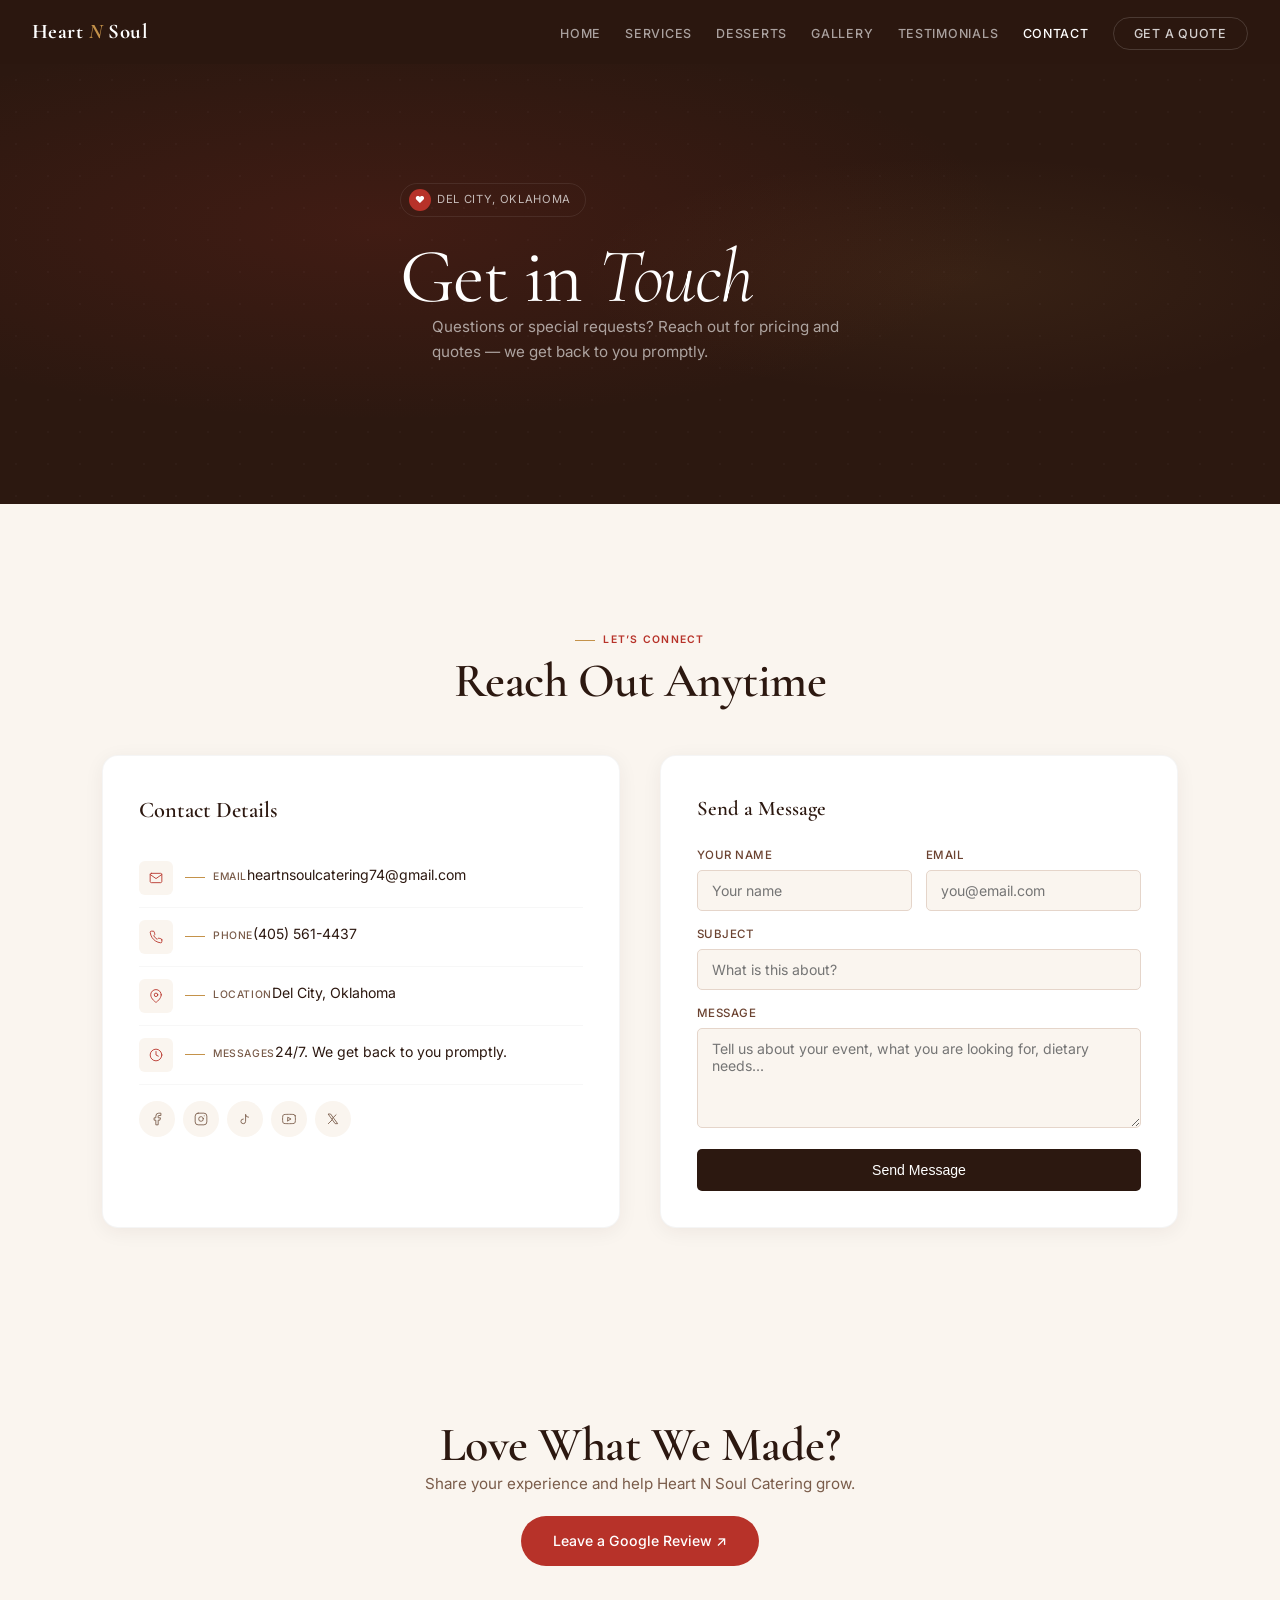
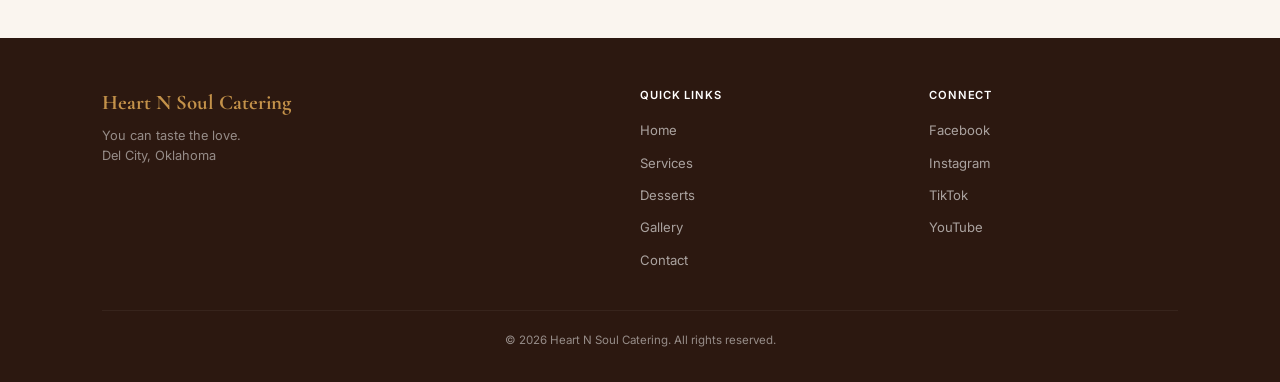
<file: contact.html>
<!DOCTYPE html>
<html lang="en">
<head>
  <meta charset="UTF-8" />
  <meta name="viewport" content="width=device-width, initial-scale=1.0" />
  <title>Contact Heart N Soul Catering | Del City, Oklahoma</title>
  <meta name="description" content="Contact Tracy Thomas at Heart N Soul Catering. Call (405) 561-4437 or email heartnsoulcatering74@gmail.com. Serving Del City and Oklahoma City." />
  <meta property="og:title" content="Contact Heart N Soul Catering | Del City, Oklahoma" />
  <meta property="og:description" content="Contact Tracy Thomas at Heart N Soul Catering. Call (405) 561-4437. Serving Del City and Oklahoma City." />
  <meta property="og:url" content="https://heartnsoulcateringok.com/contact" />
  <meta property="og:type" content="website" />
  <meta property="og:image" content="https://static.wixstatic.com/media/f8cc15_89d98ca1411f4222ac09c0a2833a7d12~mv2.jpeg" />
  <meta name="twitter:card" content="summary_large_image" />
  <meta name="twitter:title" content="Contact Heart N Soul Catering | Del City" />
  <meta name="twitter:description" content="Contact Tracy Thomas at Heart N Soul Catering. (405) 561-4437. Del City, Oklahoma." />
  <meta name="twitter:image" content="https://static.wixstatic.com/media/f8cc15_89d98ca1411f4222ac09c0a2833a7d12~mv2.jpeg" />
  <link rel="canonical" href="https://heartnsoulcateringok.com/contact" />
  <link rel="preconnect" href="https://fonts.googleapis.com" />
  <link href="https://fonts.googleapis.com/css2?family=Cormorant+Garamond:ital,wght@0,300;0,400;0,600;0,700;1,400;1,500&family=Inter:wght@300;400;500;600&display=swap" rel="stylesheet" />
  <link rel="stylesheet" href="styles.css?v=27476b3" />
</head>
<body>
  <a href="#main" class="skip-link">Skip to content</a>

  <!-- ═══ NAV ═══ -->
  <nav id="nav">
    <a href="/" class="nl">Heart <em>N</em> Soul</a>
    <button class="hm" id="hm" aria-label="Menu" aria-expanded="false" aria-controls="nk"><span></span><span></span><span></span></button>
    <ul class="nk" id="nk">
      <li><a href="/" data-page="/">Home</a></li>
      <li><a href="/services" data-page="/services">Services</a></li>
      <li><a href="/desserts" data-page="/desserts">Desserts</a></li>
      <li><a href="/gallery" data-page="/gallery">Gallery</a></li>
      <li><a href="/testimonials" data-page="/testimonials">Testimonials</a></li>
      <li><a href="/contact" data-page="/contact">Contact</a></li>
      <li><a href="/contact" class="ncta">Get a Quote</a></li>
    </ul>
  </nav>

  <main id="main">

  <!-- ═══ HERO (small) ═══ -->
  <section class="hero hero-sm">
    <div class="hb"></div><div class="hd"></div>
    <div class="w">
      <div class="he">
        <div class="tag"><sp>❤</sp> Del City, Oklahoma</div>
        <h1 class="h1">Get in <em>Touch</em></h1>
        <p class="p w">Questions or special requests? Reach out for pricing and quotes &mdash; we get back to you promptly.</p>
      </div>
    </div>
  </section>

  <!-- ═══ CONTACT ═══ -->
  <section id="contact">
    <div class="w">
      <div class="cnt rv">
        <div class="l">Let&rsquo;s Connect</div>
        <h2 class="h2">Reach Out Anytime</h2>
      </div>
      <div class="cg">
        <div class="cc rvl">
          <h3>Contact Details</h3>
          <div class="cr"><div class="ci"><svg width="14" height="14" viewBox="0 0 24 24" fill="none" stroke="currentColor" stroke-width="1.5" stroke-linecap="round" stroke-linejoin="round"><path d="M4 4h16c1.1 0 2 .9 2 2v12c0 1.1-.9 2-2 2H4c-1.1 0-2-.9-2-2V6c0-1.1.9-2 2-2z"/><polyline points="22,6 12,13 2,6"/></svg></div><div><div class="l">Email</div><a href="mailto:heartnsoulcatering74@gmail.com" class="v">heartnsoulcatering74@gmail.com</a></div></div>
          <div class="cr"><div class="ci"><svg width="14" height="14" viewBox="0 0 24 24" fill="none" stroke="currentColor" stroke-width="1.5" stroke-linecap="round" stroke-linejoin="round"><path d="M22 16.92v3a2 2 0 0 1-2.18 2 19.79 19.79 0 0 1-8.63-3.07 19.5 19.5 0 0 1-6-6 19.79 19.79 0 0 1-3.07-8.67A2 2 0 0 1 4.11 2h3a2 2 0 0 1 2 1.72 12.84 12.84 0 0 0 .7 2.81 2 2 0 0 1-.45 2.11L8.09 9.91a16 16 0 0 0 6 6l1.27-1.27a2 2 0 0 1 2.11-.45 12.84 12.84 0 0 0 2.81.7A2 2 0 0 1 22 16.92z"/></svg></div><div><div class="l">Phone</div><a href="tel:+14055614437" class="v">(405) 561-4437</a></div></div>
          <div class="cr"><div class="ci"><svg width="14" height="14" viewBox="0 0 24 24" fill="none" stroke="currentColor" stroke-width="1.5" stroke-linecap="round" stroke-linejoin="round"><path d="M21 10c0 7-9 13-9 13s-9-6-9-13a9 9 0 0 1 18 0z"/><circle cx="12" cy="10" r="3"/></svg></div><div><div class="l">Location</div><span class="v">Del City, Oklahoma</span></div></div>
          <div class="cr"><div class="ci"><svg width="14" height="14" viewBox="0 0 24 24" fill="none" stroke="currentColor" stroke-width="1.5" stroke-linecap="round" stroke-linejoin="round"><circle cx="12" cy="12" r="10"/><polyline points="12 6 12 12 16 14"/></svg></div><div><div class="l">Messages</div><span class="v">24/7. We get back to you promptly.</span></div></div>
          <div class="cs">
            <a href="https://www.facebook.com/tracy.thomas.56679015" target="_blank" rel="noopener noreferrer" aria-label="Facebook"><svg width="14" height="14" viewBox="0 0 24 24" fill="none" stroke="currentColor" stroke-width="1.5" stroke-linecap="round" stroke-linejoin="round"><path d="M18 2h-3a5 5 0 0 0-5 5v3H7v4h3v8h4v-8h3l1-4h-4V7a1 1 0 0 1 1-1h3z"/></svg></a>
            <a href="https://www.instagram.com/invites/contact/?i=4x6fg1hxuhd4&utm_content=7zxfjl" target="_blank" rel="noopener noreferrer" aria-label="Instagram"><svg width="14" height="14" viewBox="0 0 24 24" fill="none" stroke="currentColor" stroke-width="1.5" stroke-linecap="round" stroke-linejoin="round"><rect x="2" y="2" width="20" height="20" rx="5" ry="5"/><path d="M16 11.37A4 4 0 1 1 12.63 8 4 4 0 0 1 16 11.37z"/><line x1="17.5" y1="6.5" x2="17.51" y2="6.5"/></svg></a>
            <a href="https://vm.tiktok.com/ZM8eSEK12/" target="_blank" rel="noopener noreferrer" aria-label="TikTok"><svg width="14" height="14" viewBox="0 0 24 24" fill="none" stroke="currentColor" stroke-width="1.5" stroke-linecap="round" stroke-linejoin="round"><path d="M9 12a4 4 0 1 0 4 4V4a5 5 0 0 0 5 5"/></svg></a>
            <a href="https://youtube.com/channel/UCuCwrc-b0KMVL3k2xMe3JxA" target="_blank" rel="noopener noreferrer" aria-label="YouTube"><svg width="14" height="14" viewBox="0 0 24 24" fill="none" stroke="currentColor" stroke-width="1.5" stroke-linecap="round" stroke-linejoin="round"><path d="M22.54 6.42a2.78 2.78 0 0 0-1.94-2C18.88 4 12 4 12 4s-6.88 0-8.6.46a2.78 2.78 0 0 0-1.94 2A29 29 0 0 0 1 12a29 29 0 0 0 .46 5.58 2.78 2.78 0 0 0 1.94 2C5.12 20 12 20 12 20s6.88 0 8.6-.46a2.78 2.78 0 0 0 1.94-2A29 29 0 0 0 23 12a29 29 0 0 0-.46-5.58z"/><polygon points="9.75 15.02 15.5 12 9.75 8.98 9.75 15.02"/></svg></a>
            <a href="https://twitter.com/ms_tthomas/status/1446287752652279814?s=21" target="_blank" rel="noopener noreferrer" aria-label="Twitter"><svg width="14" height="14" viewBox="0 0 24 24" fill="none" stroke="currentColor" stroke-width="1.5" stroke-linecap="round" stroke-linejoin="round"><path d="M4 4l11.733 16h4.267l-11.733 -16zM4 20l6.768 -6.768M17.232 4.768l-6.768 6.768"/></svg></a>
          </div>
        </div>
        <form class="cf rvr" action="https://formsubmit.co/heartnsoulcatering74@gmail.com" method="POST">
          <input type="hidden" name="_subject" value="Heart N Soul Catering &#8212; Website Inquiry" />
          <input type="hidden" name="_template" value="table" />
          <input type="hidden" name="_captcha" value="false" />
          <input type="hidden" name="_next" value="https://heartnsoulcateringok.com/thank-you" />
          <h3>Send a Message</h3>
          <div class="fr">
            <div class="fg"><label for="n">Your Name</label><input type="text" id="n" name="name" placeholder="Your name" required /></div>
            <div class="fg"><label for="e">Email</label><input type="email" id="e" name="email" placeholder="you@email.com" required /></div>
          </div>
          <div class="fg"><label for="s">Subject</label><input type="text" id="s" name="subject" placeholder="What is this about?" /></div>
          <div class="fg"><label for="m">Message</label><textarea id="m" name="message" placeholder="Tell us about your event, what you are looking for, dietary needs..." required></textarea></div>
          <button type="submit" class="fsb">Send Message</button>
        </form>
      </div>
    </div>
  </section>

  <!-- ═══ REVIEW CTA ═══ -->
  <section style="padding:72px 0">
    <div class="w">
      <div class="cnt rv">
        <h2 class="h2">Love What We Made?</h2>
        <p class="p">Share your experience and help Heart N Soul Catering grow.</p>
        <a href="https://g.page/r/CbJ4513VAhmfEAI/review" class="b1" target="_blank" rel="noopener noreferrer" style="margin-top:20px;display:inline-flex">Leave a Google Review &#8599;</a>
      </div>
    </div>
  </section>

  </main>

  <!-- ═══ FOOTER ═══ -->
  <footer class="ft">
    <div class="w">
      <div class="fi">
        <div><div class="fb">Heart N Soul Catering</div><p>You can taste the love.<br>Del City, Oklahoma</p></div>
        <div><h4>Quick Links</h4><ul class="fl"><li><a href="/">Home</a></li><li><a href="/services">Services</a></li><li><a href="/desserts">Desserts</a></li><li><a href="/gallery">Gallery</a></li><li><a href="/contact">Contact</a></li></ul></div>
        <div><h4>Connect</h4><ul class="fl"><li><a href="https://www.facebook.com/tracy.thomas.56679015" target="_blank" rel="noopener noreferrer">Facebook</a></li><li><a href="https://www.instagram.com/invites/contact/?i=4x6fg1hxuhd4&utm_content=7zxfjl" target="_blank" rel="noopener noreferrer">Instagram</a></li><li><a href="https://vm.tiktok.com/ZM8eSEK12/" target="_blank" rel="noopener noreferrer">TikTok</a></li><li><a href="https://youtube.com/channel/UCuCwrc-b0KMVL3k2xMe3JxA" target="_blank" rel="noopener noreferrer">YouTube</a></li></ul></div>
      </div>
      <div class="fbo">&copy; 2026 Heart N Soul Catering. All rights reserved.</div>
    </div>
  </footer>

  <script src="script.js"></script>
</body>
</html>
</file>
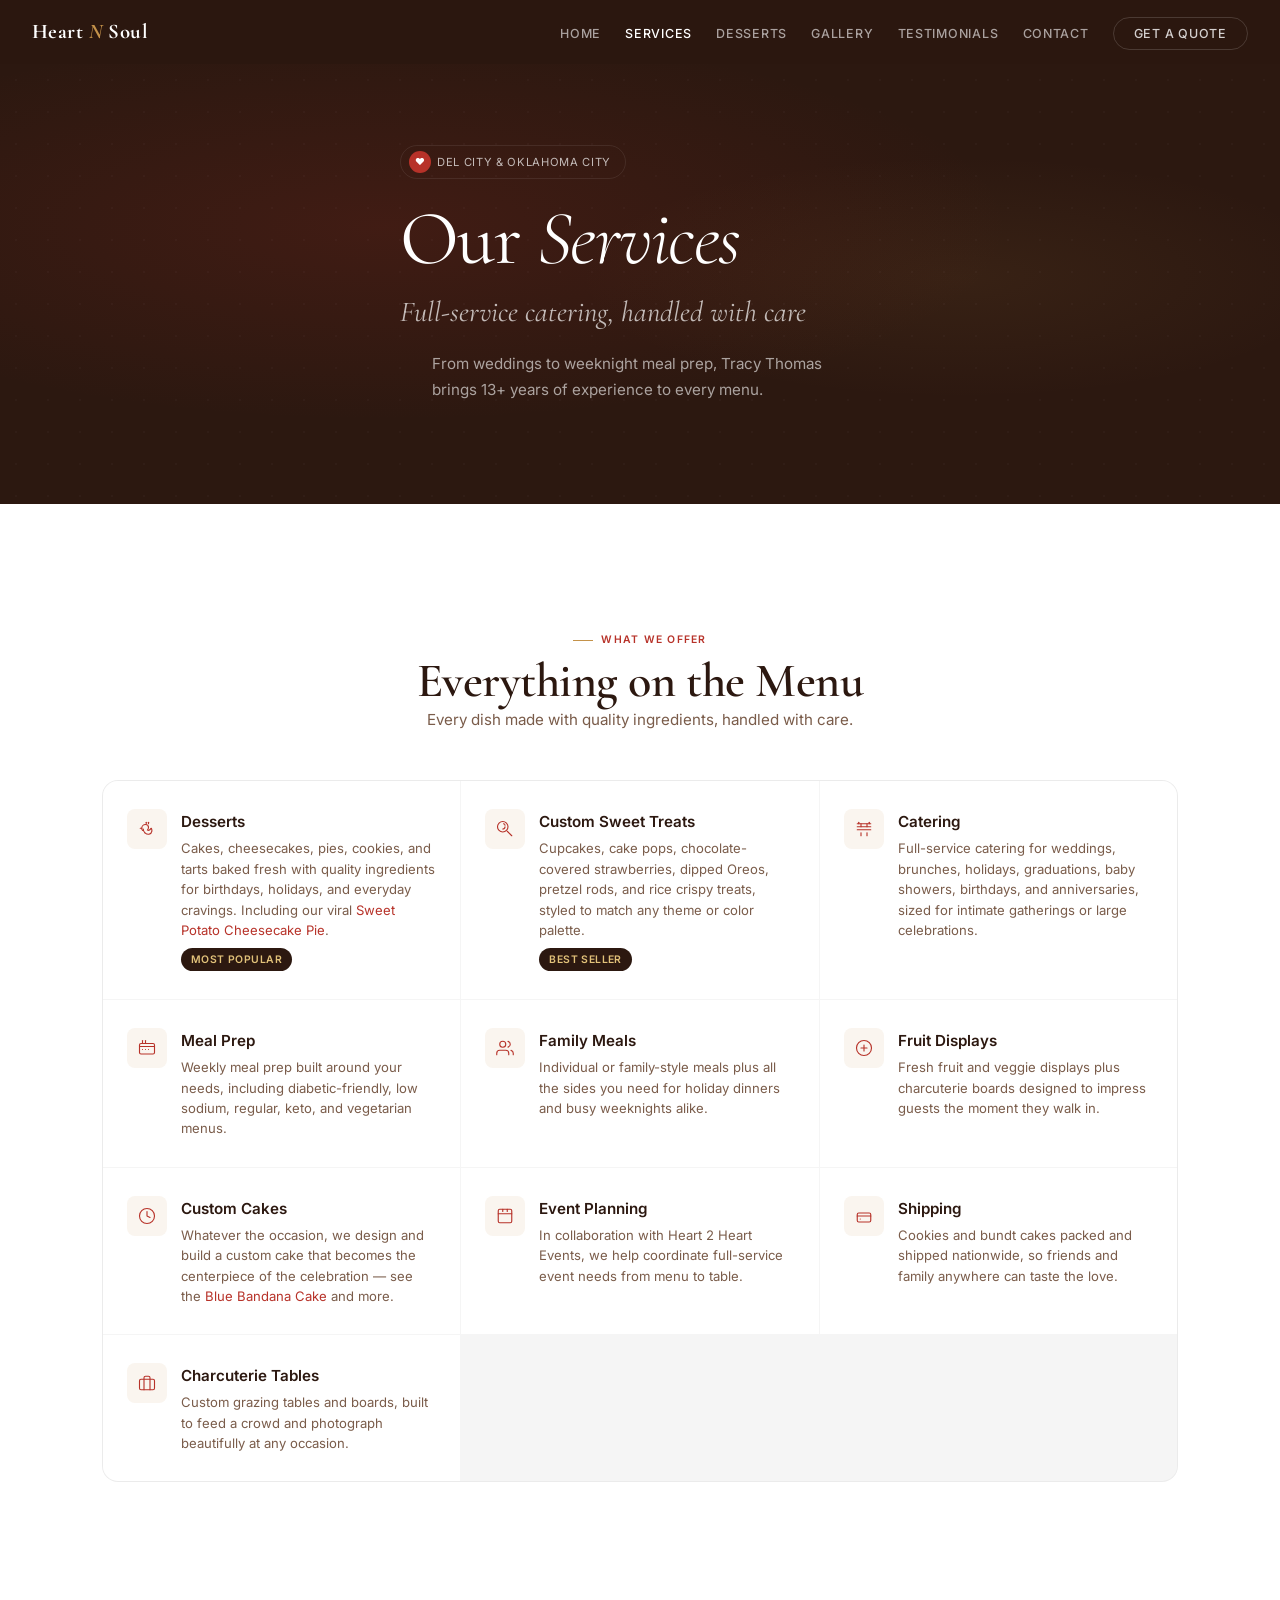
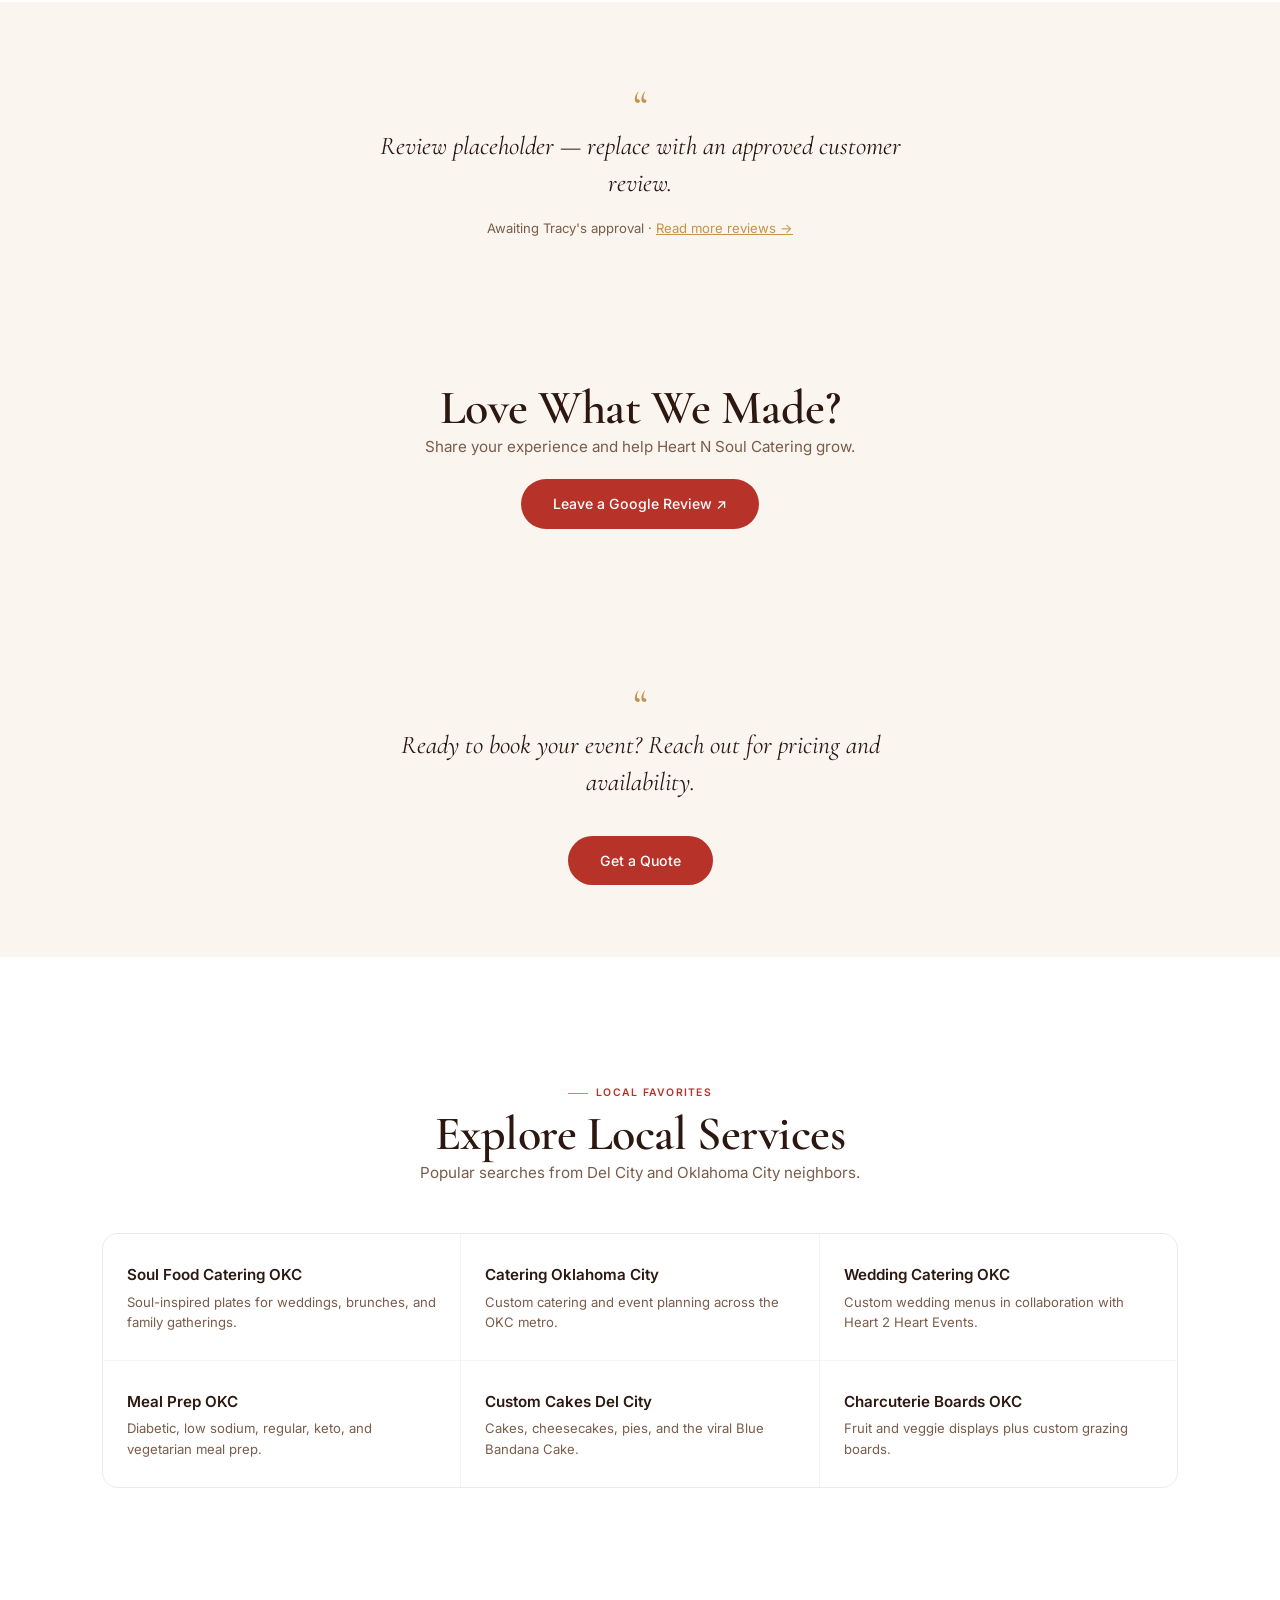
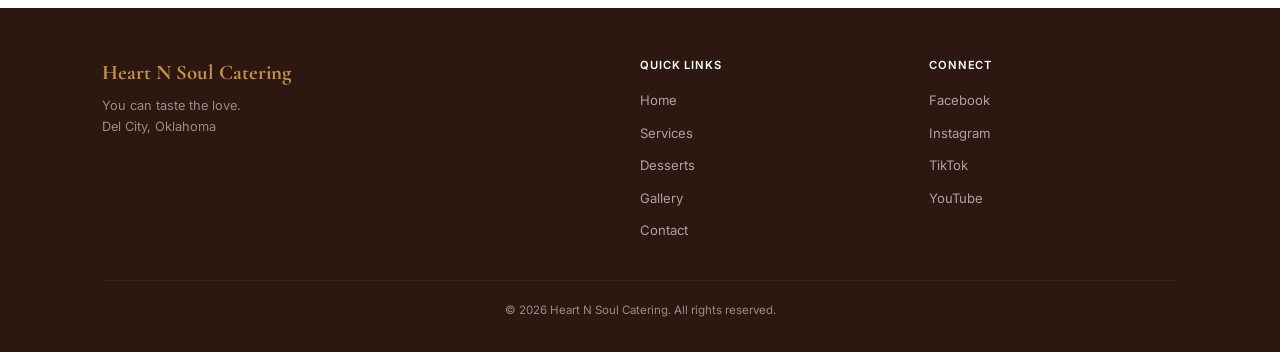
<file: services.html>
<!DOCTYPE html>
<html lang="en">
<head>
  <meta charset="UTF-8" />
  <meta name="viewport" content="width=device-width, initial-scale=1.0" />
  <title>Catering Services Oklahoma City | Heart N Soul Catering Del City</title>
  <meta name="description" content="Full-service catering in Del City and Oklahoma City. Wedding catering, meal prep, custom cakes, charcuterie boards, event planning. Tracy Thomas, 13+ years." />
  <meta property="og:title" content="Catering Services Oklahoma City | Heart N Soul Catering Del City" />
  <meta property="og:description" content="Full-service catering in Del City and Oklahoma City. Wedding catering, meal prep, custom cakes, charcuterie boards, event planning. Tracy Thomas, 13+ years." />
  <meta property="og:url" content="https://heartnsoulcateringok.com/services" />
  <meta property="og:type" content="website" />
  <meta property="og:image" content="https://static.wixstatic.com/media/f8cc15_89d98ca1411f4222ac09c0a2833a7d12~mv2.jpeg" />
  <meta name="twitter:card" content="summary_large_image" />
  <meta name="twitter:title" content="Catering Services — Heart N Soul Catering Del City" />
  <meta name="twitter:description" content="Full-service catering in Del City and Oklahoma City. Tracy Thomas, 13+ years." />
  <meta name="twitter:image" content="https://static.wixstatic.com/media/f8cc15_89d98ca1411f4222ac09c0a2833a7d12~mv2.jpeg" />
  <link rel="canonical" href="https://heartnsoulcateringok.com/services" />
  <link rel="preconnect" href="https://fonts.googleapis.com" />
  <link href="https://fonts.googleapis.com/css2?family=Cormorant+Garamond:ital,wght@0,300;0,400;0,600;0,700;1,400;1,500&family=Inter:wght@300;400;500;600&display=swap" rel="stylesheet" />
  <link rel="stylesheet" href="styles.css?v=27476b3" />
</head>
<body>
  <a href="#main" class="skip-link">Skip to content</a>

  <!-- ═══ NAV ═══ -->
  <nav id="nav">
    <a href="/" class="nl">Heart <em>N</em> Soul</a>
    <button class="hm" id="hm" aria-label="Menu" aria-expanded="false" aria-controls="nk"><span></span><span></span><span></span></button>
    <ul class="nk" id="nk">
      <li><a href="/" data-page="/">Home</a></li>
      <li><a href="/services" data-page="/services">Services</a></li>
      <li><a href="/desserts" data-page="/desserts">Desserts</a></li>
      <li><a href="/gallery" data-page="/gallery">Gallery</a></li>
      <li><a href="/testimonials" data-page="/testimonials">Testimonials</a></li>
      <li><a href="/contact" data-page="/contact">Contact</a></li>
      <li><a href="/contact" class="ncta">Get a Quote</a></li>
    </ul>
  </nav>

  <main id="main">

  <!-- ═══ HERO (small) ═══ -->
  <section class="hero hero-sm">
    <div class="hb"></div><div class="hd"></div>
    <div class="w">
      <div class="he">
        <div class="tag"><sp>❤</sp> Del City &amp; Oklahoma City</div>
        <h1 class="h1">Our <em>Services</em></h1>
        <div class="ht">Full-service catering, handled with care</div>
        <p class="p w">From weddings to weeknight meal prep, Tracy Thomas brings 13+ years of experience to every menu.</p>
      </div>
    </div>
  </section>

  <!-- ═══ SERVICES (full descriptions) ═══ -->
  <section class="svc-sec" id="services">
    <div class="w">
      <div class="cnt rv">
        <div class="l">What We Offer</div>
        <h2 class="h2">Everything on the Menu</h2>
        <p class="p">Every dish made with quality ingredients, handled with care.</p>
      </div>
      <div class="sg" id="sg">
        <div class="sc rvs d1">
          <div class="stp"><div class="sci"><svg width="18" height="18" viewBox="0 0 24 24" fill="none" stroke="currentColor" stroke-width="1.5" stroke-linecap="round" stroke-linejoin="round"><path d="M6 13.87A4 4 0 0 1 5 11a5 5 0 0 1 5-5 4 4 0 0 1 4 4 5.5 5.5 0 0 1-1.5 3.5"/><path d="M9 17h.01"/><path d="M7 12a7 7 0 0 0 7.66 6.96 5 5 0 0 0 3.85-4.1c.2-1.2-.18-2.56-.48-3.4a.5.5 0 0 0-.86-.16A4.6 4.6 0 0 1 14 13.87"/><path d="M14 3v2"/><path d="M3 11h2"/><path d="M11 3v2"/></svg></div><div><h3>Desserts</h3><p>Cakes, cheesecakes, pies, cookies, and tarts baked fresh with quality ingredients for birthdays, holidays, and everyday cravings. Including our viral <a href="/desserts" style="color:var(--red)">Sweet Potato Cheesecake Pie</a>.</p></div></div>
          <span class="stag">Most Popular</span>
        </div>
        <div class="sc rvs d2">
          <div class="stp"><div class="sci"><svg width="18" height="18" viewBox="0 0 24 24" fill="none" stroke="currentColor" stroke-width="1.5" stroke-linecap="round" stroke-linejoin="round"><circle cx="9" cy="9" r="7"/><path d="M15 15l6 6"/><path d="M9 12a3 3 0 0 0 3-3"/><path d="M12 7a2 2 0 0 0-2-2"/></svg></div><div><h3>Custom Sweet Treats</h3><p>Cupcakes, cake pops, chocolate-covered strawberries, dipped Oreos, pretzel rods, and rice crispy treats, styled to match any theme or color palette.</p></div></div>
          <span class="stag">Best Seller</span>
        </div>
        <div class="sc rvs d3">
          <div class="stp"><div class="sci"><svg width="18" height="18" viewBox="0 0 24 24" fill="none" stroke="currentColor" stroke-width="1.5" stroke-linecap="round" stroke-linejoin="round"><path d="M3 13h18"/><path d="M8 21v-4"/><path d="M8 9V5"/><path d="M16 21v-4"/><path d="M16 9V5"/><path d="M3 9h18"/><path d="M3 5h18"/><path d="M5 3v2"/><path d="M19 3v2"/></svg></div><div><h3>Catering</h3><p>Full-service catering for weddings, brunches, holidays, graduations, baby showers, birthdays, and anniversaries, sized for intimate gatherings or large celebrations.</p></div></div>
        </div>
        <div class="sc rvs d1">
          <div class="stp"><div class="sci"><svg width="18" height="18" viewBox="0 0 24 24" fill="none" stroke="currentColor" stroke-width="1.5" stroke-linecap="round" stroke-linejoin="round"><path d="M6 2v4"/><path d="M10 2v4"/><path d="M2 10h20"/><rect x="2" y="6" width="20" height="14" rx="2"/><path d="M6 14h.01"/><path d="M10 14h.01"/><path d="M14 14h.01"/></svg></div><div><h3>Meal Prep</h3><p>Weekly meal prep built around your needs, including diabetic-friendly, low sodium, regular, keto, and vegetarian menus.</p></div></div>
        </div>
        <div class="sc rvs d2">
          <div class="stp"><div class="sci"><svg width="18" height="18" viewBox="0 0 24 24" fill="none" stroke="currentColor" stroke-width="1.5" stroke-linecap="round" stroke-linejoin="round"><path d="M17 21v-2a4 4 0 0 0-4-4H5a4 4 0 0 0-4 4v2"/><circle cx="9" cy="7" r="4"/><path d="M23 21v-2a4 4 0 0 0-3-3.87"/><path d="M16 3.13a4 4 0 0 1 0 7.75"/></svg></div><div><h3>Family Meals</h3><p>Individual or family-style meals plus all the sides you need for holiday dinners and busy weeknights alike.</p></div></div>
        </div>
        <div class="sc rvs d3">
          <div class="stp"><div class="sci"><svg width="18" height="18" viewBox="0 0 24 24" fill="none" stroke="currentColor" stroke-width="1.5" stroke-linecap="round" stroke-linejoin="round"><circle cx="12" cy="12" r="10"/><path d="M8 12h8"/><path d="M12 8v8"/></svg></div><div><h3>Fruit Displays</h3><p>Fresh fruit and veggie displays plus charcuterie boards designed to impress guests the moment they walk in.</p></div></div>
        </div>
        <div class="sc rvs d1">
          <div class="stp"><div class="sci"><svg width="18" height="18" viewBox="0 0 24 24" fill="none" stroke="currentColor" stroke-width="1.5" stroke-linecap="round" stroke-linejoin="round"><circle cx="12" cy="12" r="10"/><polyline points="12 6 12 12 16 14"/></svg></div><div><h3>Custom Cakes</h3><p>Whatever the occasion, we design and build a custom cake that becomes the centerpiece of the celebration &mdash; see the <a href="/desserts" style="color:var(--red)">Blue Bandana Cake</a> and more.</p></div></div>
        </div>
        <div class="sc rvs d2">
          <div class="stp"><div class="sci"><svg width="18" height="18" viewBox="0 0 24 24" fill="none" stroke="currentColor" stroke-width="1.5" stroke-linecap="round" stroke-linejoin="round"><rect x="3" y="3" width="18" height="18" rx="2"/><line x1="3" y1="9" x2="21" y2="9"/><path d="M9 3v3"/><path d="M15 3v3"/></svg></div><div><h3>Event Planning</h3><p>In collaboration with Heart 2 Heart Events, we help coordinate full-service event needs from menu to table.</p></div></div>
        </div>
        <div class="sc rvs d3">
          <div class="stp"><div class="sci"><svg width="18" height="18" viewBox="0 0 24 24" fill="none" stroke="currentColor" stroke-width="1.5" stroke-linecap="round" stroke-linejoin="round"><rect x="3" y="8" width="18" height="12" rx="2"/><path d="M3 12h18"/><path d="M7 16h.01"/></svg></div><div><h3>Shipping</h3><p>Cookies and bundt cakes packed and shipped nationwide, so friends and family anywhere can taste the love.</p></div></div>
        </div>
        <div class="sc rvs d1">
          <div class="stp"><div class="sci"><svg width="18" height="18" viewBox="0 0 24 24" fill="none" stroke="currentColor" stroke-width="1.5" stroke-linecap="round" stroke-linejoin="round"><rect x="2" y="7" width="20" height="14" rx="2"/><path d="M16 21V5a2 2 0 0 0-2-2h-4a2 2 0 0 0-2 2v16"/></svg></div><div><h3>Charcuterie Tables</h3><p>Custom grazing tables and boards, built to feed a crowd and photograph beautifully at any occasion.</p></div></div>
        </div>
      </div>
    </div>
  </section>

  <!-- ═══ TESTIMONIAL HIGHLIGHT ═══ -->
  <section style="padding:72px 0">
    <div class="w"><div class="t rv"><bq>Review placeholder — replace with an approved customer review.</bq><ct>Awaiting Tracy's approval &middot; <a href="/testimonials" style="color:var(--gold);text-decoration:underline">Read more reviews &rarr;</a></ct></div></div>
  </section>

  <!-- ═══ REVIEW CTA ═══ -->
  <section style="padding:72px 0">
    <div class="w">
      <div class="cnt rv">
        <h2 class="h2">Love What We Made?</h2>
        <p class="p">Share your experience and help Heart N Soul Catering grow.</p>
        <a href="https://g.page/r/CbJ4513VAhmfEAI/review" class="b1" target="_blank" rel="noopener noreferrer" style="margin-top:20px;display:inline-flex">Leave a Google Review &#8599;</a>
      </div>
    </div>
  </section>

  <!-- ═══ CTA ═══ -->
  <section style="padding:72px 0">
    <div class="w"><div class="t rv"><bq>Ready to book your event? Reach out for pricing and availability.</bq><ct><a href="/contact" class="b1" style="margin-top:20px;display:inline-flex">Get a Quote</a></ct></div></div>
  </section>

  <!-- ═══ LOCAL FAVORITES ═══ -->
  <section class="svc-sec">
    <div class="w">
      <div class="cnt rv">
        <div class="l">Local Favorites</div>
        <h2 class="h2">Explore Local Services</h2>
        <p class="p">Popular searches from Del City and Oklahoma City neighbors.</p>
      </div>
      <div class="sg">
        <div class="sc rvs d1"><h3><a href="/soul-food-catering-okc" style="color:var(--brown)">Soul Food Catering OKC</a></h3><p>Soul-inspired plates for weddings, brunches, and family gatherings.</p></div>
        <div class="sc rvs d2"><h3><a href="/catering-oklahoma-city" style="color:var(--brown)">Catering Oklahoma City</a></h3><p>Custom catering and event planning across the OKC metro.</p></div>
        <div class="sc rvs d3"><h3><a href="/wedding-catering-okc" style="color:var(--brown)">Wedding Catering OKC</a></h3><p>Custom wedding menus in collaboration with Heart 2 Heart Events.</p></div>
        <div class="sc rvs d1"><h3><a href="/meal-prep-okc" style="color:var(--brown)">Meal Prep OKC</a></h3><p>Diabetic, low sodium, regular, keto, and vegetarian meal prep.</p></div>
        <div class="sc rvs d2"><h3><a href="/custom-cakes-del-city" style="color:var(--brown)">Custom Cakes Del City</a></h3><p>Cakes, cheesecakes, pies, and the viral Blue Bandana Cake.</p></div>
        <div class="sc rvs d3"><h3><a href="/charcuterie-boards-okc" style="color:var(--brown)">Charcuterie Boards OKC</a></h3><p>Fruit and veggie displays plus custom grazing boards.</p></div>
      </div>
    </div>
  </section>

  </main>

  <!-- ═══ FOOTER ═══ -->
  <footer class="ft">
    <div class="w">
      <div class="fi">
        <div><div class="fb">Heart N Soul Catering</div><p>You can taste the love.<br>Del City, Oklahoma</p></div>
        <div><h4>Quick Links</h4><ul class="fl"><li><a href="/">Home</a></li><li><a href="/services">Services</a></li><li><a href="/desserts">Desserts</a></li><li><a href="/gallery">Gallery</a></li><li><a href="/contact">Contact</a></li></ul></div>
        <div><h4>Connect</h4><ul class="fl"><li><a href="https://www.facebook.com/tracy.thomas.56679015" target="_blank" rel="noopener noreferrer">Facebook</a></li><li><a href="https://www.instagram.com/invites/contact/?i=4x6fg1hxuhd4&utm_content=7zxfjl" target="_blank" rel="noopener noreferrer">Instagram</a></li><li><a href="https://vm.tiktok.com/ZM8eSEK12/" target="_blank" rel="noopener noreferrer">TikTok</a></li><li><a href="https://youtube.com/channel/UCuCwrc-b0KMVL3k2xMe3JxA" target="_blank" rel="noopener noreferrer">YouTube</a></li></ul></div>
      </div>
      <div class="fbo">&copy; 2026 Heart N Soul Catering. All rights reserved.</div>
    </div>
  </footer>

  <script src="script.js"></script>
</body>
</html>
</file>
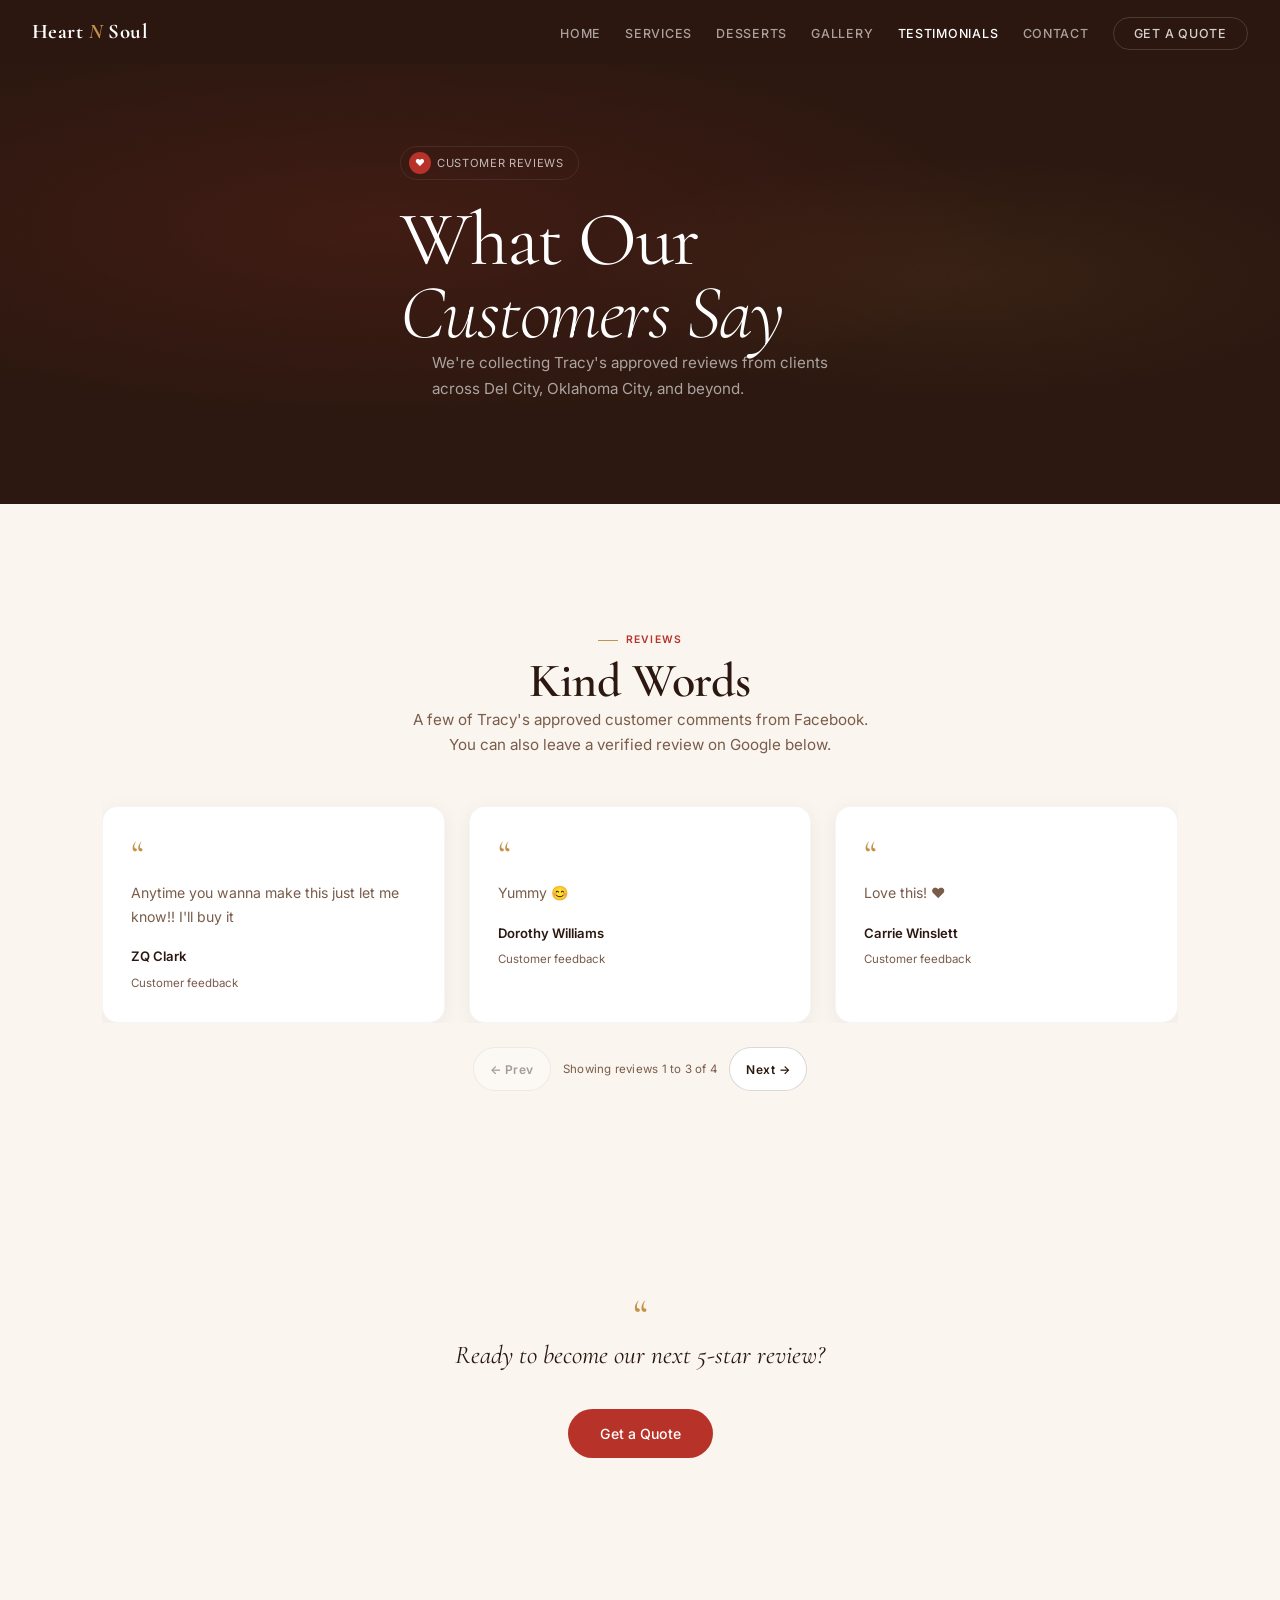
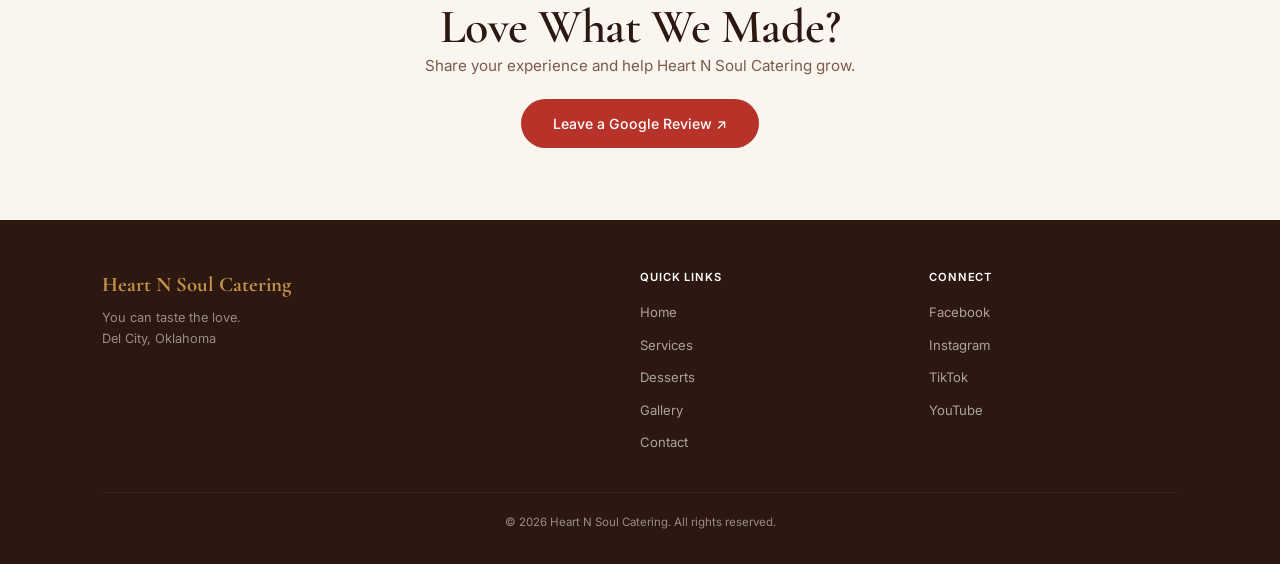
<file: testimonials.html>
<!DOCTYPE html>
<html lang="en">
<head>
  <meta charset="UTF-8" />
  <meta name="viewport" content="width=device-width, initial-scale=1.0" />
  <title>Testimonials | Heart N Soul Catering — Del City, Oklahoma</title>
  <meta name="description" content="A place to share approved customer reviews for Heart N Soul Catering in Del City, Oklahoma. Leave a Google review to help the business grow." />
  <meta property="og:title" content="Testimonials | Heart N Soul Catering — Del City, Oklahoma" />
  <meta property="og:description" content="A place to share approved customer reviews for Heart N Soul Catering in Del City, Oklahoma. Leave a Google review to help the business grow." />
  <meta property="og:url" content="https://heartnsoulcateringok.com/testimonials" />
  <meta property="og:type" content="website" />
  <meta property="og:image" content="https://static.wixstatic.com/media/f8cc15_89d98ca1411f4222ac09c0a2833a7d12~mv2.jpeg" />
  <meta name="twitter:card" content="summary_large_image" />
  <meta name="twitter:title" content="Testimonials — Heart N Soul Catering" />
  <meta name="twitter:description" content="Customer testimonials and Google reviews for catering, custom cakes, desserts, and meal prep in Del City, Oklahoma." />
  <meta name="twitter:image" content="https://static.wixstatic.com/media/f8cc15_89d98ca1411f4222ac09c0a2833a7d12~mv2.jpeg" />
  <link rel="canonical" href="https://heartnsoulcateringok.com/testimonials" />
  <link rel="preconnect" href="https://fonts.googleapis.com" />
  <link href="https://fonts.googleapis.com/css2?family=Cormorant+Garamond:ital,wght@0,300;0,400;0,600;0,700;1,400;1,500&family=Inter:wght@300;400;500;600&display=swap" rel="stylesheet" />
  <link rel="stylesheet" href="styles.css?v=27476b3" />
</head>
<body>
  <a href="#main" class="skip-link">Skip to content</a>

  <!-- ═══ NAV ═══ -->
  <nav id="nav">
    <a href="/" class="nl">Heart <em>N</em> Soul</a>
    <button class="hm" id="hm" aria-label="Menu" aria-expanded="false" aria-controls="nk"><span></span><span></span><span></span></button>
    <ul class="nk" id="nk">
      <li><a href="/" data-page="/">Home</a></li>
      <li><a href="/services" data-page="/services">Services</a></li>
      <li><a href="/desserts" data-page="/desserts">Desserts</a></li>
      <li><a href="/gallery" data-page="/gallery">Gallery</a></li>
      <li><a href="/testimonials" data-page="/testimonials">Testimonials</a></li>
      <li><a href="/contact" data-page="/contact">Contact</a></li>
      <li><a href="/contact" class="ncta">Get a Quote</a></li>
    </ul>
  </nav>

  <main id="main">

  <!-- ═══ HERO (small) ═══ -->
  <section class="hero hero-sm">
    <div class="hb"></div><div class="hd"></div>
    <div class="w">
      <div class="he">
        <div class="tag"><sp>❤</sp> Customer Reviews</div>
        <h1 class="h1">What Our<br><em>Customers Say</em></h1>
        <p class="p w">We're collecting Tracy's approved reviews from clients across Del City, Oklahoma City, and beyond.</p>
      </div>
    </div>
  </section>

  <!-- ═══ TESTIMONIALS GRID ═══ -->
  <section id="testimonials">
    <div class="w">
      <div class="cnt rv">
        <div class="l">Reviews</div>
        <h2 class="h2">Kind Words</h2>
        <p class="p">A few of Tracy's approved customer comments from Facebook. You can also leave a verified review on Google below.</p>
      </div>
      <div class="tgw" role="region" aria-roledescription="carousel" aria-label="Customer feedback" tabindex="0">
        <div class="tgv">
          <div class="tg" id="testimonials-review-track">
            <div class="tcd rvs d1" role="group" aria-roledescription="slide" aria-label="1 of 4: review by ZQ Clark">
              <p>Anytime you wanna make this just let me know!! I'll buy it</p>
              <span class="tn">ZQ Clark</span><span class="tl">Customer feedback</span>
            </div>
            <div class="tcd rvs d2" role="group" aria-roledescription="slide" aria-label="2 of 4: review by Dorothy Williams">
              <p>Yummy 😊</p>
              <span class="tn">Dorothy Williams</span><span class="tl">Customer feedback</span>
            </div>
            <div class="tcd rvs d3" role="group" aria-roledescription="slide" aria-label="3 of 4: review by Carrie Winslett">
              <p>Love this! ❤️</p>
              <span class="tn">Carrie Winslett</span><span class="tl">Customer feedback</span>
            </div>
            <div class="tcd rvs d1" role="group" aria-roledescription="slide" aria-label="4 of 4: review by Terrie Boyd">
              <p>EXCELLENT AS ALWAYS</p>
              <span class="tn">Terrie Boyd</span><span class="tl">Customer feedback</span>
            </div>
          </div>
        </div>
        <div class="tgc">
          <button type="button" class="tgb tgb-prev" aria-label="Previous review" aria-controls="testimonials-review-track">&#8592; Prev</button>
          <div class="tgs" role="status" aria-live="polite" aria-atomic="true"></div>
          <button type="button" class="tgb tgb-next" aria-label="Next review" aria-controls="testimonials-review-track">Next &#8594;</button>
        </div>
      </div>
    </div>
  </section>

  <!-- ═══ CTA ═══ -->
  <section style="padding:72px 0">
    <div class="w"><div class="t rv"><bq>Ready to become our next 5-star review?</bq><ct><a href="/contact" class="b1" style="margin-top:20px;display:inline-flex;background:var(--red)">Get a Quote</a></ct></div></div>
  </section>

  <!-- ═══ REVIEW CTA ═══ -->
  <section style="padding:72px 0">
    <div class="w">
      <div class="cnt rv">
        <h2 class="h2">Love What We Made?</h2>
        <p class="p">Share your experience and help Heart N Soul Catering grow.</p>
        <a href="https://g.page/r/CbJ4513VAhmfEAI/review" class="b1" target="_blank" rel="noopener noreferrer" style="margin-top:20px;display:inline-flex">Leave a Google Review &#8599;</a>
      </div>
    </div>
  </section>

  </main>

  <!-- ═══ FOOTER ═══ -->
  <footer class="ft">
    <div class="w">
      <div class="fi">
        <div><div class="fb">Heart N Soul Catering</div><p>You can taste the love.<br>Del City, Oklahoma</p></div>
        <div><h4>Quick Links</h4><ul class="fl"><li><a href="/">Home</a></li><li><a href="/services">Services</a></li><li><a href="/desserts">Desserts</a></li><li><a href="/gallery">Gallery</a></li><li><a href="/contact">Contact</a></li></ul></div>
        <div><h4>Connect</h4><ul class="fl"><li><a href="https://www.facebook.com/tracy.thomas.56679015" target="_blank" rel="noopener noreferrer">Facebook</a></li><li><a href="https://www.instagram.com/invites/contact/?i=4x6fg1hxuhd4&utm_content=7zxfjl" target="_blank" rel="noopener noreferrer">Instagram</a></li><li><a href="https://vm.tiktok.com/ZM8eSEK12/" target="_blank" rel="noopener noreferrer">TikTok</a></li><li><a href="https://youtube.com/channel/UCuCwrc-b0KMVL3k2xMe3JxA" target="_blank" rel="noopener noreferrer">YouTube</a></li></ul></div>
      </div>
      <div class="fbo">&copy; 2026 Heart N Soul Catering. All rights reserved.</div>
    </div>
  </footer>

  <script src="script.js"></script>
</body>
</html>
</file>
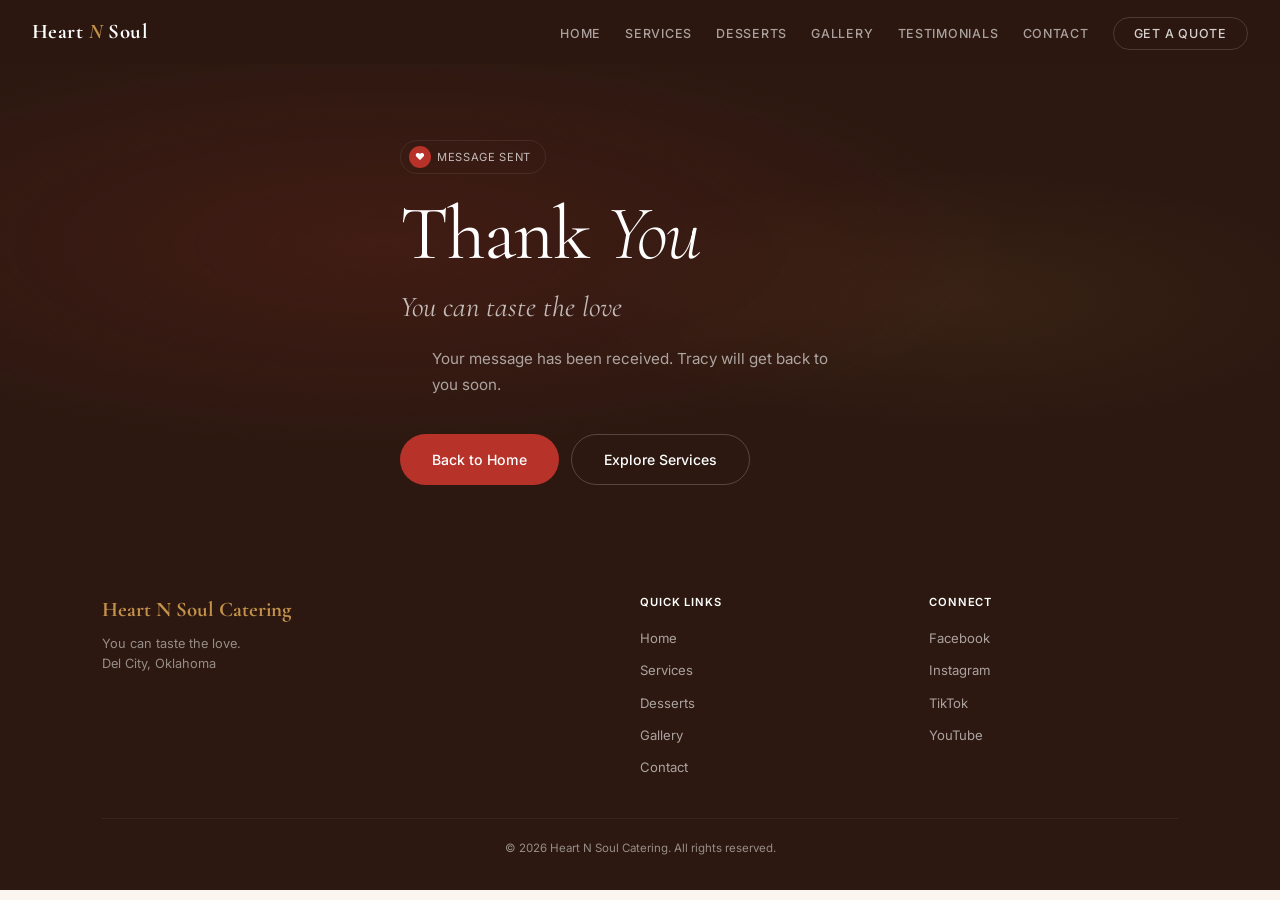
<file: thank-you.html>
<!DOCTYPE html>
<html lang="en">
<head>
  <meta charset="UTF-8" />
  <meta name="viewport" content="width=device-width, initial-scale=1.0" />
  <title>Thank You | Heart N Soul Catering</title>
  <meta name="description" content="Thank you for reaching out to Heart N Soul Catering. Tracy Thomas will follow up with you soon about your catering, dessert, or custom cake inquiry." />
  <meta property="og:title" content="Thank You | Heart N Soul Catering" />
  <meta property="og:description" content="Thank you for reaching out to Heart N Soul Catering. Tracy Thomas will follow up with you soon." />
  <meta property="og:url" content="https://heartnsoulcateringok.com/thank-you" />
  <meta property="og:type" content="website" />
  <meta property="og:image" content="https://static.wixstatic.com/media/f8cc15_89d98ca1411f4222ac09c0a2833a7d12~mv2.jpeg" />
  <meta name="twitter:card" content="summary_large_image" />
  <meta name="twitter:title" content="Thank You | Heart N Soul Catering" />
  <meta name="twitter:description" content="Thank you for reaching out to Heart N Soul Catering." />
  <meta name="twitter:image" content="https://static.wixstatic.com/media/f8cc15_89d98ca1411f4222ac09c0a2833a7d12~mv2.jpeg" />
  <link rel="canonical" href="https://heartnsoulcateringok.com/thank-you" />
  <link rel="preconnect" href="https://fonts.googleapis.com" />
  <link href="https://fonts.googleapis.com/css2?family=Cormorant+Garamond:ital,wght@0,300;0,400;0,600;0,700;1,400;1,500&family=Inter:wght@300;400;500;600&display=swap" rel="stylesheet" />
  <link rel="stylesheet" href="styles.css?v=27476b3" />
</head>
<body>
  <a href="#main" class="skip-link">Skip to content</a>

  <!-- ═══ NAV ═══ -->
  <nav id="nav">
    <a href="/" class="nl">Heart <em>N</em> Soul</a>
    <button class="hm" id="hm" aria-label="Menu" aria-expanded="false" aria-controls="nk"><span></span><span></span><span></span></button>
    <ul class="nk" id="nk">
      <li><a href="/" data-page="/">Home</a></li>
      <li><a href="/services" data-page="/services">Services</a></li>
      <li><a href="/desserts" data-page="/desserts">Desserts</a></li>
      <li><a href="/gallery" data-page="/gallery">Gallery</a></li>
      <li><a href="/testimonials" data-page="/testimonials">Testimonials</a></li>
      <li><a href="/contact" data-page="/contact">Contact</a></li>
      <li><a href="/contact" class="ncta">Get a Quote</a></li>
    </ul>
  </nav>

  <main id="main">

  <!-- ═══ HERO (small) ═══ -->
  <section class="hero hero-sm">
    <div class="hb"></div><div class="hd"></div>
    <div class="w">
      <div class="he">
        <div class="tag"><sp>❤</sp> Message Sent</div>
        <h1 class="h1">Thank <em>You</em></h1>
        <div class="ht">You can taste the love</div>
        <p class="p w">Your message has been received. Tracy will get back to you soon.</p>
        <div class="hbts">
          <a href="/" class="b1">Back to Home</a>
          <a href="/services" class="b2">Explore Services</a>
        </div>
      </div>
    </div>
  </section>

  </main>

  <!-- ═══ FOOTER ═══ -->
  <footer class="ft">
    <div class="w">
      <div class="fi">
        <div><div class="fb">Heart N Soul Catering</div><p>You can taste the love.<br>Del City, Oklahoma</p></div>
        <div><h4>Quick Links</h4><ul class="fl"><li><a href="/">Home</a></li><li><a href="/services">Services</a></li><li><a href="/desserts">Desserts</a></li><li><a href="/gallery">Gallery</a></li><li><a href="/contact">Contact</a></li></ul></div>
        <div><h4>Connect</h4><ul class="fl"><li><a href="https://www.facebook.com/tracy.thomas.56679015" target="_blank" rel="noopener noreferrer">Facebook</a></li><li><a href="https://www.instagram.com/invites/contact/?i=4x6fg1hxuhd4&utm_content=7zxfjl" target="_blank" rel="noopener noreferrer">Instagram</a></li><li><a href="https://vm.tiktok.com/ZM8eSEK12/" target="_blank" rel="noopener noreferrer">TikTok</a></li><li><a href="https://youtube.com/channel/UCuCwrc-b0KMVL3k2xMe3JxA" target="_blank" rel="noopener noreferrer">YouTube</a></li></ul></div>
      </div>
      <div class="fbo">&copy; 2026 Heart N Soul Catering. All rights reserved.</div>
    </div>
  </footer>

  <script src="script.js"></script>
</body>
</html>
</file>
<file: styles.css>
/* ═══ RESET & TOKENS ═══ */
    *,*::before,*::after{box-sizing:border-box;margin:0;padding:0}
    :root{
      --red:#b73229;--red-dark:#8a1f18;--gold:#c4924a;--gold-light:#e2c27a;--gold-pale:#f5e6c8;
      --cream:#faf5ef;--warm:#efe3d3;--brown:#2c1810;--brown-mid:#4a2c20;--brown-light:#6b4230;
      --text:#2c1810;--text-light:#7a5c4a;--text-muted:#a68a7a;--white:#fff;
      --font-d:'Cormorant Garamond',Georgia,serif;--font-b:'Inter',-apple-system,sans-serif;
      --r:6px;--rl:16px;--s:0 4px 20px rgba(44,24,16,.06);--sl:0 12px 40px rgba(44,24,16,.1);
    }
    html{scroll-behavior:smooth;scroll-padding-top:72px}
    body{font-family:var(--font-b);color:var(--text);background:var(--cream);line-height:1.65;-webkit-font-smoothing:antialiased;overflow-x:hidden}
    img{max-width:100%;display:block}a{color:inherit;text-decoration:none}
    .w{max-width:1140px;margin:0 auto;padding:0 20px}
    @media(min-width:768px){.w{padding:0 32px}}

    /* ═══ TYPOGRAPHY SCALE ═══ */
    .l{font-size:.65rem;font-weight:600;text-transform:uppercase;letter-spacing:.12em;color:var(--red);margin-bottom:8px;display:inline-block}
    .l::before{content:'';display:inline-block;width:20px;height:1px;background:var(--gold);margin-right:8px;vertical-align:middle}
    .h1{font-family:var(--font-d);font-size:clamp(2.8rem,7vw,4.8rem);font-weight:400;line-height:.95;color:var(--white);letter-spacing:-.02em}
    .h1 em{font-style:italic;font-weight:300}
    .h2{font-family:var(--font-d);font-size:clamp(1.8rem,4vw,3rem);font-weight:600;line-height:1.05;color:var(--brown);letter-spacing:-.01em}
    .h2.w{color:var(--white)}
    .h3{font-family:var(--font-d);font-size:1.4rem;font-weight:600;color:var(--brown);line-height:1.2}
    .p{font-size:.95rem;color:var(--text-light);line-height:1.7}
    .p.w{color:rgba(255,255,255,.6)}
    .s{font-size:.85rem;color:var(--text-light)}

    /* ═══ SECTION ═══ */
    section{padding:120px 0}
    @media(max-width:768px){section{padding:72px 0}}
    .cnt{text-align:center}
    .cnt .p{max-width:480px;margin:0 auto}

    /* ═══ NAV ═══ */
    nav{position:fixed;top:0;left:0;right:0;z-index:100;padding:0 20px;height:64px;display:flex;align-items:center;justify-content:space-between;transition:all .4s;background:rgba(44,24,16,.95);backdrop-filter:blur(20px) saturate(1.2)}
    @media(min-width:768px){nav{padding:0 32px}}
    .nl{font-family:var(--font-d);font-size:1.3rem;font-weight:700;color:var(--white);letter-spacing:.02em}
    .nl em{font-style:italic;color:var(--gold)}
    .nk{display:flex;gap:24px;list-style:none;align-items:center}
    .nk a{font-size:.78rem;font-weight:500;color:rgba(255,255,255,.6);letter-spacing:.06em;text-transform:uppercase;transition:color .3s}
    .nk a:hover{color:var(--white)}
    .ncta{padding:8px 20px;border:1px solid rgba(255,255,255,.15);border-radius:100px;color:rgba(255,255,255,.8)!important;font-weight:500;transition:all .3s}
    .ncta:hover{background:var(--gold)!important;color:var(--brown)!important;border-color:var(--gold)}
    .hm{display:none;flex-direction:column;align-items:center;justify-content:center;gap:5px;cursor:pointer;background:none;border:none;padding:0;width:44px;height:44px;z-index:101}
    .hm span{display:block;width:24px;height:1.5px;background:rgba(255,255,255,.8);border-radius:2px;transition:all .35s}
    .hm.a span:nth-child(1){transform:translateY(6.5px) rotate(45deg)}
    .hm.a span:nth-child(2){opacity:0}
    .hm.a span:nth-child(3){transform:translateY(-6.5px) rotate(-45deg)}

    /* ═══ HERO ═══ */
    .hero{min-height:100dvh;display:flex;align-items:center;background:var(--brown);position:relative;overflow:hidden;padding:80px 0 60px}
    .hb{position:absolute;inset:0;background:radial-gradient(ellipse 70% 55% at 30% 45%,rgba(183,50,41,.15) 0%,transparent 70%),radial-gradient(ellipse 50% 40% at 75% 55%,rgba(196,146,74,.08) 0%,transparent 60%)}
    .hd{position:absolute;inset:0;background-image:radial-gradient(rgba(255,255,255,.025) 1px,transparent 1px);background-size:32px 32px}
    .he{position:relative;z-index:2;max-width:640px}
    .tag{display:inline-flex;align-items:center;gap:6px;padding:5px 14px 5px 8px;border:1px solid rgba(255,255,255,.08);border-radius:100px;font-size:.7rem;letter-spacing:.06em;text-transform:uppercase;color:rgba(255,255,255,.7);margin-bottom:24px}
    .tag sp{display:inline-flex;align-items:center;justify-content:center;width:22px;height:22px;border-radius:50%;background:var(--red);font-size:.6rem;color:var(--white)}
    .hero .ht{font-family:var(--font-d);font-size:clamp(1.3rem,2.5vw,1.8rem);font-weight:400;font-style:italic;color:rgba(255,255,255,.7);margin-bottom:16px;margin-top:12px}
    .hero .p{margin-bottom:36px;max-width:480px}
    .hbts{display:flex;gap:12px;flex-wrap:wrap}
    .b1{padding:13px 32px;background:var(--red);color:var(--white);border-radius:100px;font-weight:500;font-size:.88rem;border:none;cursor:pointer;transition:all .3s;display:inline-flex;align-items:center;gap:8px}
    .b1:hover{background:var(--red-dark);transform:translateY(-1px);box-shadow:0 8px 24px rgba(183,50,41,.3)}
    .b2{padding:13px 32px;border:1px solid rgba(255,255,255,.2);color:var(--white);border-radius:100px;font-weight:500;font-size:.88rem;transition:all .3s;display:inline-flex;align-items:center;gap:8px}
    .b2:hover{border-color:var(--gold);color:var(--gold);transform:translateY(-1px)}
    .hs{display:flex;gap:10px;margin-top:40px;padding-top:28px;border-top:1px solid rgba(255,255,255,.05)}
    .hs a{width:36px;height:36px;display:flex;align-items:center;justify-content:center;border:1px solid rgba(255,255,255,.08);border-radius:50%;transition:all .3s;color:rgba(255,255,255,.3)}
    .hs a:hover{border-color:var(--gold);color:var(--gold);transform:translateY(-2px);background:rgba(196,146,74,.08)}

    /* ═══ ABOUT ═══ */
    .ag{display:grid;grid-template-columns:1fr 1fr;gap:64px;align-items:center}
    .av{position:relative}
    .ai{border-radius:var(--rl);overflow:hidden;box-shadow:var(--sl)}
    .ai img{width:100%;height:500px;object-fit:cover;transition:transform 1.2s}
    .ai:hover img{transform:scale(1.05)}
    .ab{position:absolute;bottom:-12px;right:-8px;background:var(--brown);color:var(--gold);padding:16px 20px;border-radius:var(--r);text-align:center;box-shadow:0 8px 24px rgba(0,0,0,.15);line-height:1.2}
    .ab b{display:block;font-family:var(--font-d);font-size:1.6rem;font-weight:700}
    .ab sp{font-size:.65rem;text-transform:uppercase;letter-spacing:.06em;opacity:.6}
    .at .p+.p{margin-top:14px}
    .aq{margin-top:24px;padding-top:20px;border-top:1px solid rgba(0,0,0,.05);font-family:var(--font-d);font-size:1rem;font-style:italic;color:var(--brown-light)}
    .aq b{font-style:normal;font-weight:700;font-size:.85rem;display:block;margin-top:4px;color:var(--text)}

    /* ─── STATS ─── */
    .sb{display:grid;grid-template-columns:repeat(3,1fr);background:var(--brown);border-radius:var(--rl);overflow:hidden;margin-top:80px}
    .si{padding:36px 24px;text-align:center;border-right:1px solid rgba(255,255,255,.04)}
    .si:last-child{border-right:none}
    .si .nm{font-family:var(--font-d);font-size:2.2rem;font-weight:700;color:var(--gold);line-height:1;margin-bottom:2px}
    .si p{font-size:.75rem;color:rgba(255,255,255,.5);text-transform:uppercase;letter-spacing:.06em}

    /* ═══ SERVICES ═══ */
    .svc-sec{background:var(--white)}
    .sg{display:grid;grid-template-columns:repeat(auto-fill,minmax(310px,1fr));gap:1px;margin-top:48px;background:rgba(0,0,0,.04);border:1px solid rgba(0,0,0,.04);border-radius:var(--rl);overflow:hidden}
    .sc{padding:28px 24px;background:var(--white);transition:all .35s;cursor:default}
    .sc:hover{background:var(--cream)}
    .stp{display:flex;align-items:flex-start;gap:14px}
    .sci{width:40px;height:40px;display:flex;align-items:center;justify-content:center;background:var(--cream);border-radius:8px;flex-shrink:0;color:var(--red)}
    .sc h3{font-size:.95rem;font-weight:600;color:var(--brown);margin-bottom:4px}
    .sc p{font-size:.82rem;color:var(--text-light);line-height:1.55}
    .stag{display:inline-block;margin-top:8px;margin-left:54px;padding:3px 10px;font-size:.65rem;font-weight:600;color:var(--gold-light);text-transform:uppercase;letter-spacing:.04em;background:var(--brown);border-radius:100px}

    /* ═══ GALLERY ═══ */
    .g-sec{background:var(--brown)}
    .gg{display:grid;grid-template-columns:repeat(4,1fr);gap:10px;margin-top:40px}
    .gi{position:relative;border-radius:6px;overflow:hidden;aspect-ratio:1}
    .gi img{width:100%;height:100%;object-fit:cover;transition:transform .8s}
    .gi:hover img{transform:scale(1.08)}
    .gi.w2{grid-column:span 2;aspect-ratio:2/1}
    .gi .ol{position:absolute;inset:0;background:linear-gradient(to top,rgba(44,24,16,.8) 0%,transparent 50%);display:flex;align-items:flex-end;padding:14px;opacity:1;transition:opacity .35s}
    .gi:hover .ol{opacity:1}
    .gi .ol sp{color:var(--white);font-weight:500;font-size:.78rem}
    .gi .ol sm{display:block;color:var(--gold);font-size:.62rem;margin-top:1px}
    .gc{text-align:center;margin-top:24px;color:rgba(255,255,255,.5);font-size:.8rem}
    .gc a{color:var(--gold);border-bottom:1px solid transparent;transition:border .25s}
    .gc a:hover{border-color:var(--gold)}

    /* ═══ TESTIMONIAL ═══ */
    .t{text-align:center;max-width:620px;margin:0 auto;padding:0 20px}
    .t bq{font-family:var(--font-d);font-size:clamp(1.1rem,2.5vw,1.6rem);font-style:italic;color:var(--text);line-height:1.45;display:block}
    .t bq::before{content:'\201C';font-size:2.8rem;color:var(--gold);display:block;font-style:normal;margin-bottom:-12px;font-weight:400}
    .t ct{font-style:normal;font-size:.82rem;color:var(--text-light);display:block;margin-top:16px}

    /* ═══ TESTIMONIAL GRID (cards) ═══ */
    .tg{display:grid;grid-template-columns:repeat(auto-fill,minmax(min(280px,100%),1fr));gap:24px;margin-top:48px}
    .tcd{background:var(--white);border:1px solid rgba(0,0,0,.04);border-radius:var(--rl);padding:28px;box-shadow:var(--s);transition:transform .35s,box-shadow .35s}
    @media(hover:hover){.tcd:hover{transform:translateY(-3px);box-shadow:var(--sl)}}
    .tcd::before{content:'\201C';font-family:var(--font-d);font-size:2.4rem;color:var(--gold);line-height:1;display:block;margin-bottom:8px;font-style:normal}
    .tcd p{font-size:.88rem;color:var(--text-light);line-height:1.65;margin-bottom:18px}
    .tcd .tn{font-size:.82rem;font-weight:600;color:var(--brown);display:block}
    .tcd .tl{font-size:.72rem;color:var(--text-light)}

    /* ═══ TESTIMONIAL CAROUSEL (progressive enhancement; .tg stays a stacked grid without JS) ═══ */
    .tgw{position:relative;max-width:100%}
    .tgv{overflow:hidden}
    .tgw:not(.carousel-ready) .tcd{opacity:1;transform:none}
    .tgw.carousel-ready .tg{display:flex;flex-wrap:nowrap;transition:transform .5s cubic-bezier(.16,1,.3,1);will-change:transform}
    .tgw.carousel-ready .tcd{flex:0 0 100%}
    @media(min-width:860px){.tgw.carousel-ready .tcd{flex:0 0 calc((100% - 48px)/3)}}
    .tgc{display:none;align-items:center;justify-content:center;gap:12px;margin:24px auto 0;min-height:44px}
    .carousel-ready .tgc{display:flex}
    .carousel-ready.carousel-static .tgc{display:none}
    .tgb{appearance:none;min-width:44px;min-height:44px;padding:10px 16px;background:var(--white);border:1px solid rgba(44,24,16,.16);border-radius:100px;font-family:var(--font-b);font-size:.75rem;font-weight:600;letter-spacing:.04em;color:var(--brown);cursor:pointer;transition:background-color .3s,border-color .3s,color .3s,opacity .3s,transform .3s;touch-action:manipulation}
    .tgb:hover:not(:disabled){background:var(--gold-pale);border-color:var(--gold);transform:translateY(-1px)}
    .tgb:disabled{opacity:.4;cursor:not-allowed}
    .tgs{font-size:.72rem;color:var(--text-light);min-width:154px;text-align:center;letter-spacing:.02em}
    @media(max-width:480px){.tgc{gap:10px}.tgs{position:absolute;top:100%;left:0;right:0;margin-top:10px}.tgw{padding-bottom:30px}}

    /* ═══ CONTACT ═══ */
    .cg{display:grid;grid-template-columns:1fr 1fr;gap:40px;margin-top:48px}
    .cc{background:var(--white);border-radius:var(--rl);padding:36px;border:1px solid rgba(0,0,0,.04);box-shadow:var(--s)}
    .cc h3{font-family:var(--font-d);font-size:1.4rem;font-weight:600;color:var(--brown);margin-bottom:20px}
    .cr{display:flex;align-items:center;gap:12px;padding:12px 0;border-bottom:1px solid rgba(0,0,0,.03)}
    .cr:last-child{border-bottom:none}
    .cr .ci{width:34px;height:34px;display:flex;align-items:center;justify-content:center;background:var(--cream);border-radius:6px;flex-shrink:0;color:var(--red)}
    .cr .l{font-size:.65rem;text-transform:uppercase;letter-spacing:.06em;color:var(--text-light);font-weight:500}
    .cr .v{font-size:.88rem;color:var(--brown)}
    .cr a.v:hover{color:var(--red)}
    .cs{display:flex;gap:8px;margin-top:16px}
    .cs a{width:36px;height:36px;display:flex;align-items:center;justify-content:center;background:var(--cream);border-radius:50%;transition:all .3s;color:var(--text-light)}
    .cs a:hover{background:var(--gold);color:var(--white);transform:translateY(-2px)}
    .cf{background:var(--white);border-radius:var(--rl);padding:36px;border:1px solid rgba(0,0,0,.04);box-shadow:var(--s)}
    .cf h3{font-family:var(--font-d);font-size:1.3rem;font-weight:600;color:var(--brown);margin-bottom:20px}
    .fr{display:grid;grid-template-columns:1fr 1fr;gap:14px}
    .fg{margin-bottom:14px}
    .fg label{display:block;font-size:.72rem;font-weight:500;margin-bottom:5px;color:var(--brown-light);text-transform:uppercase;letter-spacing:.04em}
    .fg input,.fg textarea{width:100%;padding:11px 14px;border:1px solid #e5d5ca;border-radius:5px;font-family:var(--font-b);font-size:.88rem;background:var(--cream);transition:border-color .25s;outline:none;color:var(--text)}
    .fg input:focus,.fg textarea:focus{border-color:var(--gold);background:var(--white)}
    .fg textarea{height:100px;resize:vertical}
    .fsb{width:100%;padding:13px;background:var(--brown);color:var(--white);border:none;border-radius:5px;font-weight:500;font-size:.88rem;cursor:pointer;transition:all .3s}
    .fsb:hover{background:var(--brown-mid);transform:translateY(-1px)}

    /* ═══ FOOTER ═══ */
    .ft{background:var(--brown);padding:48px 0 32px;display:block}
    .fi{display:grid;grid-template-columns:2fr 1fr 1fr;gap:40px}
    .fb{font-family:var(--font-d);font-size:1.3rem;font-weight:700;color:var(--gold);margin-bottom:6px}
    .ft p{color:rgba(255,255,255,.5);font-size:.8rem;line-height:1.6}
    .ft h4{color:var(--white);font-size:.7rem;font-weight:600;text-transform:uppercase;letter-spacing:.08em;margin-bottom:12px}
    .fl{list-style:none}
    .fl li{margin-bottom:6px}
    .fl a{font-size:.82rem;color:rgba(255,255,255,.6);transition:color .25s}
    .fl a:hover{color:var(--gold)}
    .fbo{max-width:1140px;margin:32px auto 0;padding-top:20px;border-top:1px solid rgba(255,255,255,.05);text-align:center;font-size:.72rem;color:rgba(255,255,255,.5)}
    @media(max-width:768px){.fbo{padding:20px 20px 0}}

    /* ═══ REVEAL ═══ */
    .rv{opacity:0;transform:translateY(28px);transition:all .7s cubic-bezier(.16,1,.3,1)}
    .rv.v{opacity:1;transform:translateY(0)}
    .rvl{opacity:0;transform:translateX(-28px);transition:all .7s cubic-bezier(.16,1,.3,1)}
    .rvr{opacity:0;transform:translateX(28px);transition:all .7s cubic-bezier(.16,1,.3,1)}
    .rvl.v,.rvr.v{opacity:1;transform:translateX(0)}
    .rvs{opacity:0;transform:translateY(20px) scale(.97);transition:all .6s cubic-bezier(.16,1,.3,1)}
    .rvs.v{opacity:1;transform:translateY(0) scale(1)}
    .d1{transition-delay:.08s!important}.d2{transition-delay:.16s!important}.d3{transition-delay:.24s!important}.d4{transition-delay:.32s!important}

    /* ═══ RESPONSIVE ═══ */
    @media(max-width:960px){
      .ag{grid-template-columns:1fr;gap:40px}.ai img{height:340px}
      .gg{grid-template-columns:repeat(2,1fr)}.gi.w2{grid-column:span 2}
      .cg{grid-template-columns:1fr}.fr{grid-template-columns:1fr}.fi{grid-template-columns:1fr;gap:28px}
    }
    @media(max-width:768px){
      .nk{position:fixed;top:0;left:0;right:0;bottom:0;background:rgba(44,24,16,.98);backdrop-filter:blur(20px);flex-direction:column;justify-content:center;align-items:center;gap:28px;opacity:0;pointer-events:none;transition:opacity .4s}
      .nk.o{opacity:1;pointer-events:all}
      .nk a{font-size:1rem;color:rgba(255,255,255,.5)}
      .hm{display:flex}
      .sb{grid-template-columns:1fr}.si{border-right:none;border-bottom:1px solid rgba(255,255,255,.04);padding:24px}.si:last-child{border-bottom:none}
      .sg{grid-template-columns:1fr}
      .gg{grid-template-columns:1fr 1fr}.cc,.cf{padding:24px}
      .h1{font-size:clamp(2.2rem,10vw,3.2rem)}.ab{position:static;margin-top:12px}
    }

    /* ═══ SUB-PAGE HERO (multi-page nav) ═══ */
    .hero-sm{min-height:56vh;padding:140px 0 60px}
    @media(max-width:768px){.hero-sm{min-height:auto;padding:110px 0 48px}}

    /* ═══ ACTIVE NAV LINK ═══ */
    .nk a.active{color:var(--white)}
    .nk a.ncta.active{background:var(--gold);color:var(--brown)!important;border-color:var(--gold)}

    /* ═══ SKIP LINK ═══ */
    .skip-link{position:absolute;top:-60px;left:12px;background:var(--brown);color:var(--white);padding:10px 18px;border-radius:6px;font-size:.85rem;font-weight:600;z-index:200;transition:top .2s}
    .skip-link:focus{top:12px}

    /* ═══ FOCUS STYLES ═══ */
    a:focus-visible,button:focus-visible,input:focus-visible,textarea:focus-visible{outline:2px solid var(--red);outline-offset:3px;border-radius:4px}
    nav :focus-visible,.hero :focus-visible,.g-sec :focus-visible,.ft :focus-visible{outline-color:var(--gold)}
    .fg input:focus-visible,.fg textarea:focus-visible{outline:2px solid var(--red);outline-offset:2px}

    /* ═══ REDUCED MOTION ═══ */
    @media(prefers-reduced-motion:reduce){
      *,*::before,*::after{animation-duration:.01ms!important;animation-iteration-count:1!important;transition-duration:.01ms!important;scroll-behavior:auto!important}
      .rv,.rvl,.rvr,.rvs{opacity:1!important;transform:none!important}
      .tgw.carousel-ready .tg{transition:none!important}
    }
</file>
